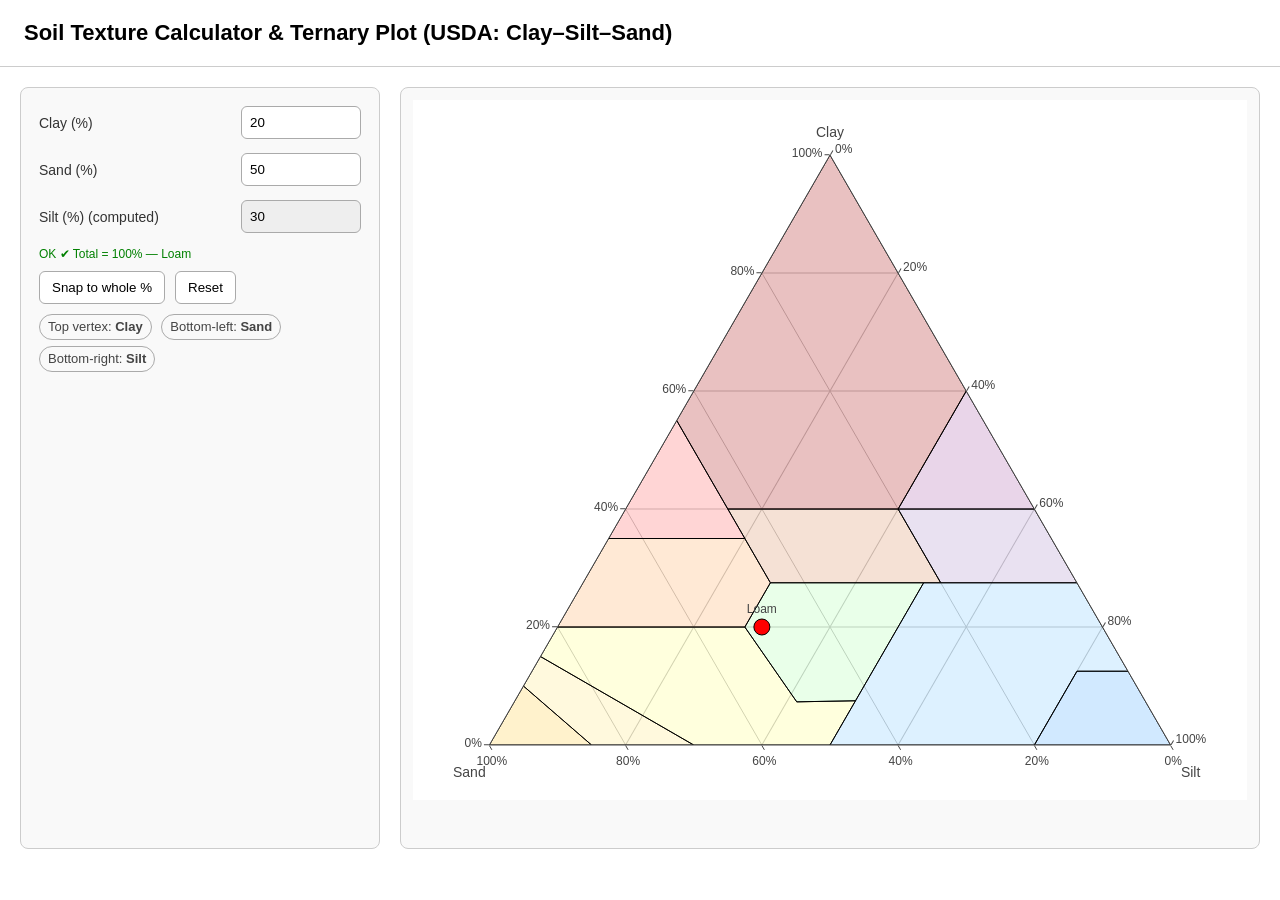
<file: index.html>
<!DOCTYPE html>
<html lang="en">
<head>
  <meta charset="UTF-8" />
  <meta name="viewport" content="width=device-width, initial-scale=1" />
  <title>Soil Texture Calculator & Triangle</title>

  <script src="https://cdn.plot.ly/plotly-2.35.2.min.js"></script>

  <style>
    body {
      margin: 0;
      font-family: Arial, sans-serif;
      background: #fff;
      color: #000;
    }

    header {
      padding: 20px 24px;
      border-bottom: 1px solid #ccc;
    }

    h1 {
      margin: 0;
      font-size: 22px;
    }

    .wrap {
      display: grid;
      grid-template-columns: 360px minmax(0, 1fr);
      gap: 20px;
      padding: 20px;
    }

    .card {
      background: #f9f9f9;
      border: 1px solid #ccc;
      border-radius: 8px;
      min-height: 760px;
    }

    .panel {
      padding: 18px;
    }

    .row {
      display: grid;
      grid-template-columns: 1fr 120px;
      gap: 12px;
      align-items: center;
      margin-bottom: 14px;
    }

    label {
      font-size: 14px;
      color: #333;
    }

    input[type="number"] {
      width: 100%;
      padding: 8px;
      box-sizing: border-box;
      border: 1px solid #aaa;
      border-radius: 6px;
      background: #fff;
      color: #000;
    }

    input[readonly] {
      background: #eee;
    }

    .help {
      margin-top: 6px;
      font-size: 12px;
      color: #555;
    }

    .good {
      color: green;
    }

    .bad {
      color: red;
    }

    .btns {
      display: flex;
      gap: 10px;
      margin-top: 10px;
    }

    button {
      padding: 8px 12px;
      border: 1px solid #aaa;
      border-radius: 6px;
      background: #fff;
      color: #000;
      cursor: pointer;
    }

    button:hover {
      background: #eee;
    }

    #chart {
      width: 100%;
      height: 700px;
    }

    .legend {
      margin-top: 10px;
      font-size: 13px;
      line-height: 1.4;
      color: #444;
    }

    .pill {
      display: inline-block;
      padding: 3px 8px;
      margin-right: 6px;
      margin-bottom: 6px;
      border: 1px solid #aaa;
      border-radius: 999px;
    }

    @media (max-width: 900px) {
      .wrap {
        grid-template-columns: 1fr;
      }

      .card {
        min-height: 0;
      }

      #chart {
        height: 600px;
      }
    }
  </style>
</head>

<body>
  <header>
    <h1>Soil Texture Calculator & Ternary Plot (USDA: Clay–Silt–Sand)</h1>
  </header>

  <div class="wrap">

    <!-- Controls -->
    <div class="card">
      <div class="panel">

        <div class="row">
          <label for="clay">Clay (%)</label>
          <input
            id="clay"
            type="number"
            min="0"
            max="100"
            step="0.1"
            value="20"
          />
        </div>

        <div class="row">
          <label for="sand">Sand (%)</label>
          <input
            id="sand"
            type="number"
            min="0"
            max="100"
            step="0.1"
            value="50"
          />
        </div>

        <div class="row">
          <label for="silt">Silt (%) (computed)</label>
          <input
            id="silt"
            type="number"
            step="0.1"
            value="30"
            readonly
          />
        </div>

        <div class="help" id="status">
          Enter clay and sand; silt is 100 − clay − sand.
        </div>

        <div class="btns">
          <button id="snap" type="button">Snap to whole %</button>
          <button id="reset" type="button">Reset</button>
        </div>

        <div class="legend">
          <div class="pill">Top vertex: <b>Clay</b></div>
          <div class="pill">Bottom-left: <b>Sand</b></div>
          <div class="pill">Bottom-right: <b>Silt</b></div>
        </div>

      </div>
    </div>

    <!-- Chart -->
    <div class="card">
      <div class="panel" style="padding: 12px 12px 0 12px;">
        <div id="chart"></div>
      </div>
    </div>

  </div>

  <script>
    function clamp(n, min, max) {
      return Math.min(Math.max(n, min), max);
    }

    function fix(n) {
      return Number.isFinite(n) ? Number(n.toFixed(2)) : 0;
    }

    const clayEl = document.getElementById("clay");
    const sandEl = document.getElementById("sand");
    const siltEl = document.getElementById("silt");
    const statusEl = document.getElementById("status");
    const chartEl = document.getElementById("chart");

    /*
      Plotly ternary-axis mapping:

        a = Clay
        b = Sand
        c = Silt

                         Clay / a = 100
                               /\
                              /  \
                             /    \
                            /      \
                           /________\
                 Sand / b = 100    Silt / c = 100
    */
    const polygons = [
      {
        class: "Sand",
        a: [0, 10, 0, 0],
        b: [100, 90, 85, 100],
        c: [0, 0, 15, 0],
        color: "rgba(255,223,128,0.4)"
      },
      {
        class: "Loamy Sand",
        a: [0, 10, 15, 0],
        b: [85, 90, 85, 70, 85],
        c: [15, 0, 0, 30, 15],
        color: "rgba(255,239,170,0.4)"
      },
      {
        class: "Sandy Loam",
        a: [0, 15, 20, 20, 7.5, 7.5, 0, 0],
        b: [70, 85, 80, 52.5, 52.5, 42.5, 50, 70],
        c: [30, 0, 0, 27.5, 42.5, 50, 50, 30],
        color: "rgba(255,255,170,0.4)"
      },
      {
        class: "Loam",
        a: [7.5, 20, 27.5, 27.5, 7.5, 7.5],
        b: [52.5, 52.5, 45, 22.5, 42.5, 52.5],
        c: [42.5, 27.5, 27.5, 50, 50, 42.5],
        color: "rgba(200,255,200,0.4)"
      },
      {
        class: "Silt Loam",
        a: [0, 27.5, 27.5, 12.5, 12.5, 0, 0],
        b: [50, 22.5, 0, 0, 7.5, 20, 50],
        c: [50, 50, 72.5, 87.5, 80, 80, 50],
        color: "rgba(170,220,255,0.4)"
      },
      {
        class: "Silt",
        a: [0, 12.5, 12.5, 0, 0],
        b: [20, 7.5, 0, 0, 20],
        c: [80, 80, 87.5, 100, 80],
        color: "rgba(140,200,255,0.4)"
      },
      {
        class: "Sandy Clay Loam",
        a: [20, 35, 35, 27.5, 20, 20],
        b: [80, 65, 45, 45, 52.5, 80],
        c: [0, 0, 20, 27.5, 27.5, 0],
        color: "rgba(255,200,150,0.4)"
      },
      {
        class: "Clay Loam",
        a: [27.5, 40, 40, 27.5, 27.5],
        b: [45, 45, 20, 20, 45],
        c: [27.5, 15, 40, 52.5, 27.5],
        color: "rgba(230,180,150,0.4)"
      },
      {
        class: "Silty Clay Loam",
        a: [27.5, 40, 40, 27.5, 27.5],
        b: [20, 20, 0, 0, 20],
        c: [52.5, 40, 60, 72.5, 52.5],
        color: "rgba(200,180,220,0.4)"
      },
      {
        class: "Sandy Clay",
        a: [35, 55, 35, 35],
        b: [65, 45, 45, 65],
        c: [0, 0, 20, 0],
        color: "rgba(255,150,150,0.4)"
      },
      {
        class: "Silty Clay",
        a: [40, 60, 40, 40],
        b: [20, 0, 0, 20],
        c: [40, 40, 60, 40],
        color: "rgba(200,150,200,0.4)"
      },
      {
        class: "Clay",
        a: [40, 55, 100, 60, 40, 40],
        b: [45, 45, 0, 0, 20, 45],
        c: [15, 0, 0, 40, 40, 15],
        color: "rgba(200,100,100,0.4)"
      }
    ];

    const polygonTraces = polygons.map((poly) => ({
      type: "scatterternary",
      mode: "lines",
      a: [...poly.a, poly.a[0]],
      b: [...poly.b, poly.b[0]],
      c: [...poly.c, poly.c[0]],
      fill: "toself",
      fillcolor: poly.color,
      line: {
        color: "black",
        width: 1
      },
      hoverinfo: "skip",
      showlegend: false
    }));

    const pointTrace = {
      type: "scatterternary",
      mode: "markers+text",
      a: [20],
      b: [50],
      c: [30],
      marker: {
        size: 16,
        color: "red",
        line: {
          color: "black",
          width: 1
        }
      },
      text: ["Loam"],
      textposition: "top center",
      hovertemplate:
        "Clay: %{a:.1f}%<br>" +
        "Sand: %{b:.1f}%<br>" +
        "Silt: %{c:.1f}%<br>" +
        "Texture Class: %{text}<extra></extra>"
    };

    const layout = {
      paper_bgcolor: "#fff",
      plot_bgcolor: "#fff",

      /*
        Disable dragging over the chart. This prevents the box-select /
        drag-to-zoom behavior while preserving hover on the red point.
      */
      dragmode: false,

      ternary: {
        sum: 100,

        aaxis: {
          title: { text: "Clay" },
          min: 0,
          ticksuffix: "%"
        },

        baxis: {
          title: { text: "Sand" },
          min: 0,
          ticksuffix: "%"
        },

        caxis: {
          title: { text: "Silt" },
          min: 0,
          ticksuffix: "%"
        }
      },

      margin: {
        l: 55,
        r: 55,
        t: 55,
        b: 55
      },

      showlegend: false
    };

    const plotConfig = {
      scrollZoom: false,
      doubleClick: false,
      displayModeBar: false,
      responsive: true
    };

    function classify(clay, sand, silt) {
      if (clay >= 40 && silt >= 40) return "Silty Clay";
      if (clay >= 35 && sand >= 45) return "Sandy Clay";
      if (clay >= 40) return "Clay";

      if (
        clay >= 27.5 &&
        clay < 40 &&
        sand >= 20 &&
        sand < 45 &&
        silt >= 15 &&
        silt < 53
      ) {
        return "Clay Loam";
      }

      if (
        clay >= 27.5 &&
        clay < 40 &&
        silt >= 40 &&
        silt < 72.5 &&
        sand < 20
      ) {
        return "Silty Clay Loam";
      }

      if (
        clay >= 20 &&
        clay < 35 &&
        sand >= 45 &&
        sand < 65 &&
        silt < 27.5
      ) {
        return "Sandy Clay Loam";
      }

      if (
        clay >= 7.5 &&
        clay < 27.5 &&
        silt >= 28 &&
        silt < 50 &&
        sand >= 22.5 &&
        sand < 52.5
      ) {
        return "Loam";
      }

      if (silt >= 80 && clay < 12) return "Silt";
      if (silt >= 50 && clay < 27) return "Silt Loam";

      if (
        sand >= 43 &&
        sand < 85 &&
        clay >= 7 &&
        clay < 20 &&
        silt >= 0 &&
        silt < 50
      ) {
        return "Sandy Loam";
      }

      if (sand >= 90 && clay < 10) return "Sand";
      if (sand >= 85 && clay < 10) return "Loamy Sand";

      return "Unclassified";
    }

    function update() {
      let clay = parseFloat(clayEl.value);
      let sand = parseFloat(sandEl.value);

      if (!Number.isFinite(clay)) clay = 0;
      if (!Number.isFinite(sand)) sand = 0;

      clay = clamp(clay, 0, 100);
      sand = clamp(sand, 0, 100);

      const silt = 100 - clay - sand;

      clayEl.value = fix(clay);
      sandEl.value = fix(sand);
      siltEl.value = fix(silt);

      if (silt < 0 || clay + sand > 100) {
        statusEl.textContent =
          "Invalid input: Clay + Sand cannot exceed 100%.";
        statusEl.className = "help bad";
        return;
      }

      const textureClass = classify(clay, sand, silt);

      statusEl.textContent =
        `OK ✔ Total = ${fix(clay + sand + silt)}% — ${textureClass}`;
      statusEl.className = "help good";

      Plotly.restyle(
        chartEl,
        {
          a: [[clay]],
          b: [[sand]],
          c: [[silt]],
          text: [[textureClass]]
        },
        [polygonTraces.length]
      );
    }

    clayEl.addEventListener("input", update);
    sandEl.addEventListener("input", update);

    document.getElementById("snap").addEventListener("click", () => {
      let clay = parseFloat(clayEl.value);
      let sand = parseFloat(sandEl.value);

      clayEl.value = Math.round(Number.isFinite(clay) ? clay : 0);
      sandEl.value = Math.round(Number.isFinite(sand) ? sand : 0);

      update();
    });

    document.getElementById("reset").addEventListener("click", () => {
      clayEl.value = 20;
      sandEl.value = 50;
      update();
    });

    Plotly.newPlot(
      chartEl,
      [...polygonTraces, pointTrace],
      layout,
      plotConfig
    ).then(update);

    window.addEventListener("resize", () => {
      Plotly.Plots.resize(chartEl);
    });
  </script>
</body>
</html>
</file>
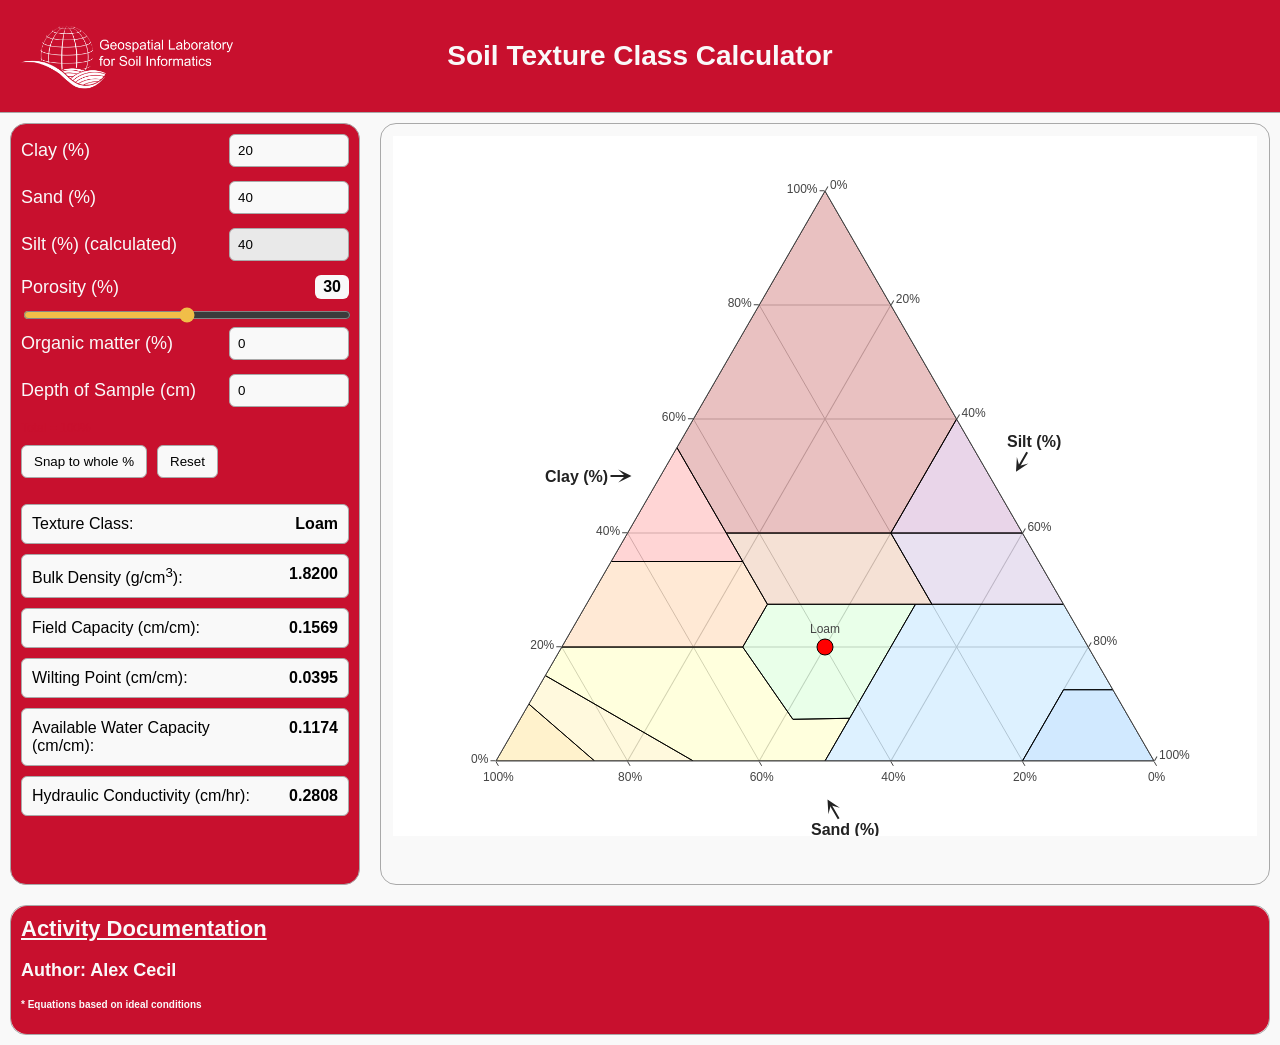
<file: docs/index.html>
<!DOCTYPE html>
<html lang="en">
<head>
  <meta charset="UTF-8" />
  <meta name="viewport" content="width=device-width, initial-scale=1" />
  <title>GLSI - Soil Texture Class Calculator</title>
  <link rel="icon" type="image/png" href="favicon.png" />
  <script src="https://cdn.plot.ly/plotly-2.35.2.min.js"></script>
  <link rel="stylesheet" href="styles.css" />
</head>
<body>
  <header>
    <a href="https://www.agron.iastate.edu/glsi/" target="_blank" class="header-logo-link">
      <img src="GLSI_Logo.png" alt="White GLSI Logo with Text" class="header-logo" />
    </a>
    <h1>Soil Texture Class Calculator</h1>
  </header>

  <main class="wrap">
    <section class="card side-panel">
      <div class="panel">
        <div class="row">
          <label for="clay">Clay (%)</label>
          <input id="clay" type="number" min="0" max="100" step="0.1" value="20" />
        </div>

        <div class="row">
          <label for="sand">Sand (%)</label>
          <input id="sand" type="number" min="0" max="100" step="0.1" value="40" />
        </div>

        <div class="row">
          <label for="silt">Silt (%) (calculated)</label>
          <input id="silt" type="number" step="0.1" value="40" readonly />
        </div>

        <div class="porosity-row">
          <div class="porosity-header">
            <label for="porosity">Porosity (%)</label>
            <output id="porosityValue" for="porosity">50</output>
          </div>

          <input
            id="porosity"
            type="range"
            min="0"
            max="60"
            step="0.1"
            value="30"
          />
        </div>

        <div class="row">
          <label for="om">Organic matter (%)</label>
          <input id="om" type="number" min="0" max="100" step="0.1" value="0" />
        </div>

        <div class="row">
          <label for="depth">Depth of Sample (cm)</label>
          <input id="surf_depth" type="number" min="0" max="1000" step="0.1" value="0" />
        </div>

        <div class="help" id="status">
          Enter clay and sand; silt is 100 − clay − sand.
        </div>

        <div class="btns">
          <button id="snap" type="button">Snap to whole %</button>
          <button id="reset" type="button">Reset</button>
        </div>

        <div class="results" aria-live="polite">
          <div class="result-row">
            <span>Texture Class:</span>
            <output id="texture">—</output>
          </div>

          <div class="result-row">
            <span>Bulk Density (g/cm<sup>3</sup>):</span>
            <output id="bd">—</output>
          </div>

          <div class="result-row">
            <span>Field Capacity (cm/cm):</span>
            <output id="fieldcap">—</output>
          </div>
          
          <div class="result-row">
            <span>Wilting Point (cm/cm):</span>
            <output id="wilting">—</output>
          </div>

          <div class="result-row">
            <span>Available Water Capacity (cm/cm):</span>
            <output id="awc">—</output>
          </div>

          <div class="result-row">
            <span>Hydraulic Conductivity (cm/hr):</span>
            <output id="HC">—</output>
          </div>

        </div>
      </div>
    </section>

    <section class="card">
      <div class="panel chart-panel">
        <div id="chart"></div>
      </div>
    </section>


    <section class="card credit-card">
      <div class="panel credit-panel">
        <h2>
          <a href="documentation.html"
            target="_blank"
            rel="noopener noreferrer">
            Activity Documentation
          </a>
        </h2>
        <h3>Author: Alex Cecil</h3>
        <h4>* Equations based on ideal conditions</h4>
      </div>
    </section>
  </main>

  <script src="js/script.js"></script>
</body>
</html>
</file>
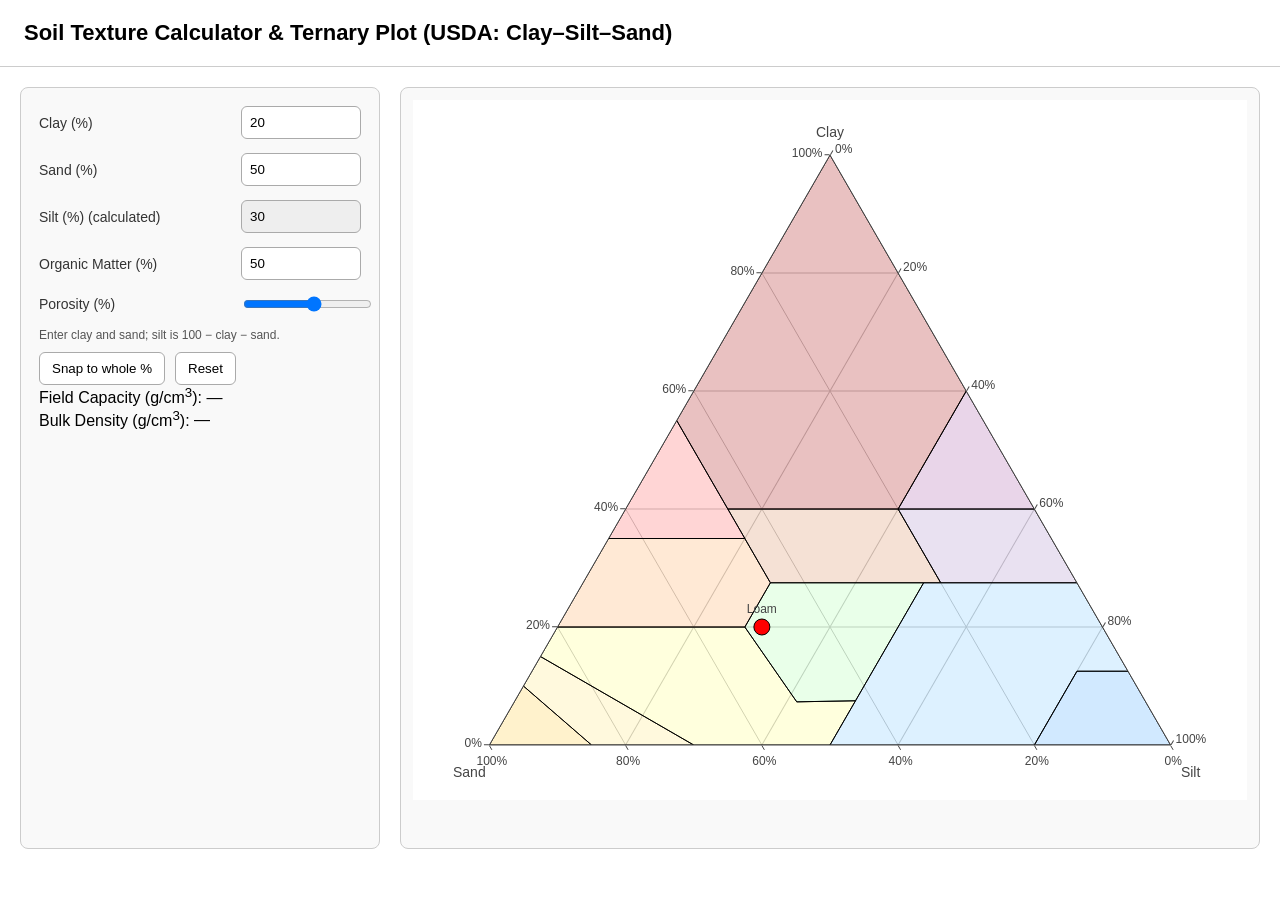
<file: docs/index_1.html>
<!DOCTYPE html>
<html lang="en">
<head>
  <meta charset="UTF-8" />
  <meta name="viewport" content="width=device-width, initial-scale=1" />
  <title>Soil Texture Calculator & Triangle</title>

  <script src="https://cdn.plot.ly/plotly-2.35.2.min.js"></script>

  <style>
    body {
      margin: 0;
      font-family: Arial, sans-serif;
      background: #fff;
      color: #000;
    }

    header {
      padding: 20px 24px;
      border-bottom: 1px solid #ccc;
    }

    h1 {
      margin: 0;
      font-size: 22px;
    }

    .wrap {
      display: grid;
      grid-template-columns: 360px minmax(0, 1fr);
      gap: 20px;
      padding: 20px;
    }

    .card {
      background: #f9f9f9;
      border: 1px solid #ccc;
      border-radius: 8px;
      min-height: 760px;
    }

    .panel {
      padding: 18px;
    }

    .row {
      display: grid;
      grid-template-columns: 1fr 120px;
      gap: 12px;
      align-items: center;
      margin-bottom: 14px;
    }

    label {
      font-size: 14px;
      color: #333;
    }

    input[type="number"] {
      width: 100%;
      padding: 8px;
      box-sizing: border-box;
      border: 1px solid #aaa;
      border-radius: 6px;
      background: #fff;
      color: #000;
    }

    input[readonly] {
      background: #eee;
    }

    .help {
      margin-top: 6px;
      font-size: 12px;
      color: #555;
    }

    .good {
      color: green;
    }

    .bad {
      color: red;
    }

    .btns {
      display: flex;
      gap: 10px;
      margin-top: 10px;
    }

    button {
      padding: 8px 12px;
      border: 1px solid #aaa;
      border-radius: 6px;
      background: #fff;
      color: #000;
      cursor: pointer;
    }

    button:hover {
      background: #eee;
    }

    #chart {
      width: 100%;
      height: 700px;
    }

    .legend {
      margin-top: 10px;
      font-size: 13px;
      line-height: 1.4;
      color: #444;
    }

    .pill {
      display: inline-block;
      padding: 3px 8px;
      margin-right: 6px;
      margin-bottom: 6px;
      border: 1px solid #aaa;
      border-radius: 999px;
    }

    @media (max-width: 900px) {
      .wrap {
        grid-template-columns: 1fr;
      }

      .card {
        min-height: 0;
      }

      #chart {
        height: 600px;
      }
    }


    .slider-control {
      display: flex;
      align-items: center;
      gap: 0.75rem;
    }

    .slider-control input[type="range"] {
      flex: 1;
    }

    .slider-control output {
      min-width: 3.5rem;
      text-align: right;
    }

  </style>
</head>

<body>
  <header>
    <h1>Soil Texture Calculator & Ternary Plot (USDA: Clay–Silt–Sand)</h1>
  </header>

  <div class="wrap">

    <!-- Controls -->
    <div class="card">
      <div class="panel">

        <div class="row">
          <label for="clay">Clay (%)</label>
          <input
            id="clay"
            type="number"
            min="0"
            max="100"
            step="0.1"
            value="20"
          />
        </div>

        <div class="row">
          <label for="sand">Sand (%)</label>
          <input
            id="sand"
            type="number"
            min="0"
            max="100"
            step="0.1"
            value="50"
          />
        </div>

        <div class="row">
          <label for="silt">Silt (%) (calculated)</label>
          <input
            id="silt"
            type="number"
            step="0.1"
            value="30"
            readonly
          />
        </div>

        <div class="row">
          <label for="Organic Matter">Organic Matter (%)</label>
          <input
            id="sand"
            type="number"
            min="0"
            max="100"
            step="0.1"
            value="50"
          />
        </div>


        <div class="row">
          <label for="porosity">Porosity (%)</label>

          <div class="slider-control">
            <input
              id="porosity"
              type="range"
              min="0"
              max="90"
              step="0.1"
              value="50"
            />
            <output id="porosityValue" for="porosity">50</output>
          </div>
        </div>

        <div class="help" id="status">
          Enter clay and sand; silt is 100 − clay − sand.
        </div>


        <div class="btns">
          <button id="snap" type="button">Snap to whole %</button>
          <button id="reset" type="button">Reset</button>
        </div>

        <!-- <div class="legend">
          <div class="pill">Top vertex: <b>Clay</b></div>
          <div class="pill">Bottom-left: <b>Sand</b></div>
          <div class="pill">Bottom-right: <b>Silt</b></div>
        </div> -->
        
        <div class="result-row">
          <span>Field Capacity (g/cm<sup>3</sup>):   </span>
          <output id="fieldcap">—</output>
        </div>

        <div class="result-row">
          <span>Bulk Density (g/cm<sup>3</sup>):   </span>
          <output id="bd">—</output>
        </div>

      </div>
    </div>

    <!-- Chart -->
    <div class="card">
      <div class="panel" style="padding: 12px 12px 0 12px;">
        <div id="chart"></div>
      </div>
    </div>

  </div>

  <script>
    function clamp(n, min, max) {
      return Math.min(Math.max(n, min), max);
    }

    function fix(n) {
      return Number.isFinite(n) ? Number(n.toFixed(2)) : 0;
    }

    const clayEl = document.getElementById("clay");
    const sandEl = document.getElementById("sand");
    const siltEl = document.getElementById("silt");
    const OMEL = document.getElementById("om");
    const statusEl = document.getElementById("status");
    const chartEl = document.getElementById("chart");
    const bulk_denEL = document.getElementById("bd");
    const field_capEL = document.getElementById("fieldcap");

    const porosity = document.getElementById("porosity");
    const porosityValue = document.getElementById("porosityValue");

    porosity.addEventListener("input", () => {
      porosityValue.textContent = porosity.value;
    });



    /*
      Plotly ternary-axis mapping:

        a = Clay
        b = Sand
        c = Silt

                         Clay / a = 100
                               /\
                              /  \
                             /    \
                            /      \
                           /________\
                 Sand / b = 100    Silt / c = 100
    */
    const polygons = [
      {
        class: "Sand",
        a: [0, 10, 0, 0],
        b: [100, 90, 85, 100],
        c: [0, 0, 15, 0],
        color: "rgba(255,223,128,0.4)"
      },
      {
        class: "Loamy Sand",
        a: [0, 10, 15, 0],
        b: [85, 90, 85, 70, 85],
        c: [15, 0, 0, 30, 15],
        color: "rgba(255,239,170,0.4)"
      },
      {
        class: "Sandy Loam",
        a: [0, 15, 20, 20, 7.5, 7.5, 0, 0],
        b: [70, 85, 80, 52.5, 52.5, 42.5, 50, 70],
        c: [30, 0, 0, 27.5, 42.5, 50, 50, 30],
        color: "rgba(255,255,170,0.4)"
      },
      {
        class: "Loam",
        a: [7.5, 20, 27.5, 27.5, 7.5, 7.5],
        b: [52.5, 52.5, 45, 22.5, 42.5, 52.5],
        c: [42.5, 27.5, 27.5, 50, 50, 42.5],
        color: "rgba(200,255,200,0.4)"
      },
      {
        class: "Silt Loam",
        a: [0, 27.5, 27.5, 12.5, 12.5, 0, 0],
        b: [50, 22.5, 0, 0, 7.5, 20, 50],
        c: [50, 50, 72.5, 87.5, 80, 80, 50],
        color: "rgba(170,220,255,0.4)"
      },
      {
        class: "Silt",
        a: [0, 12.5, 12.5, 0, 0],
        b: [20, 7.5, 0, 0, 20],
        c: [80, 80, 87.5, 100, 80],
        color: "rgba(140,200,255,0.4)"
      },
      {
        class: "Sandy Clay Loam",
        a: [20, 35, 35, 27.5, 20, 20],
        b: [80, 65, 45, 45, 52.5, 80],
        c: [0, 0, 20, 27.5, 27.5, 0],
        color: "rgba(255,200,150,0.4)"
      },
      {
        class: "Clay Loam",
        a: [27.5, 40, 40, 27.5, 27.5],
        b: [45, 45, 20, 20, 45],
        c: [27.5, 15, 40, 52.5, 27.5],
        color: "rgba(230,180,150,0.4)"
      },
      {
        class: "Silty Clay Loam",
        a: [27.5, 40, 40, 27.5, 27.5],
        b: [20, 20, 0, 0, 20],
        c: [52.5, 40, 60, 72.5, 52.5],
        color: "rgba(200,180,220,0.4)"
      },
      {
        class: "Sandy Clay",
        a: [35, 55, 35, 35],
        b: [65, 45, 45, 65],
        c: [0, 0, 20, 0],
        color: "rgba(255,150,150,0.4)"
      },
      {
        class: "Silty Clay",
        a: [40, 60, 40, 40],
        b: [20, 0, 0, 20],
        c: [40, 40, 60, 40],
        color: "rgba(200,150,200,0.4)"
      },
      {
        class: "Clay",
        a: [40, 55, 100, 60, 40, 40],
        b: [45, 45, 0, 0, 20, 45],
        c: [15, 0, 0, 40, 40, 15],
        color: "rgba(200,100,100,0.4)"
      }
    ];

    const polygonTraces = polygons.map((poly) => ({
      type: "scatterternary",
      mode: "lines",
      a: [...poly.a, poly.a[0]],
      b: [...poly.b, poly.b[0]],
      c: [...poly.c, poly.c[0]],
      fill: "toself",
      fillcolor: poly.color,
      line: {
        color: "black",
        width: 1
      },
      hoverinfo: "skip",
      showlegend: false
    }));

    const pointTrace = {
      type: "scatterternary",
      mode: "markers+text",
      a: [20],
      b: [50],
      c: [30],
      marker: {
        size: 16,
        color: "red",
        line: {
          color: "black",
          width: 1
        }
      },
      text: ["Loam"],
      textposition: "top center",
      hovertemplate:
        "Clay: %{a:.1f}%<br>" +
        "Sand: %{b:.1f}%<br>" +
        "Silt: %{c:.1f}%<br>" +
        "Texture Class: %{text}<extra></extra>"
    };

    const layout = {
      paper_bgcolor: "#fff",
      plot_bgcolor: "#fff",

      /*
        Disable dragging over the chart. This prevents the box-select /
        drag-to-zoom behavior while preserving hover on the red point.
      */
      dragmode: false,

      ternary: {
        sum: 100,

        aaxis: {
          title: { text: "Clay" },
          min: 0,
          ticksuffix: "%"
        },

        baxis: {
          title: { text: "Sand" },
          min: 0,
          ticksuffix: "%"
        },

        caxis: {
          title: { text: "Silt" },
          min: 0,
          ticksuffix: "%"
        }
      },

      margin: {
        l: 55,
        r: 55,
        t: 55,
        b: 55
      },

      showlegend: false
    };

    const plotConfig = {
      scrollZoom: false,
      doubleClick: false,
      displayModeBar: false,
      responsive: true
    };

    function classify(clay, sand, silt) {
      if (clay >= 40 && silt >= 40) return "Silty Clay";
      if (clay >= 35 && sand >= 45) return "Sandy Clay";
      if (clay >= 40) return "Clay";

      if (
        clay >= 27.5 &&
        clay < 40 &&
        sand >= 20 &&
        sand < 45 &&
        silt >= 15 &&
        silt < 53
      ) {
        return "Clay Loam";
      }

      if (
        clay >= 27.5 &&
        clay < 40 &&
        silt >= 40 &&
        silt < 72.5 &&
        sand < 20
      ) {
        return "Silty Clay Loam";
      }

      if (
        clay >= 20 &&
        clay < 35 &&
        sand >= 45 &&
        sand < 65 &&
        silt < 27.5
      ) {
        return "Sandy Clay Loam";
      }

      if (
        clay >= 7.5 &&
        clay < 27.5 &&
        silt >= 28 &&
        silt < 50 &&
        sand >= 22.5 &&
        sand < 52.5
      ) {
        return "Loam";
      }

      if (silt >= 80 && clay < 12) return "Silt";
      if (silt >= 50 && clay < 27) return "Silt Loam";

      if (
        sand >= 43 &&
        sand < 85 &&
        clay >= 7 &&
        clay < 20 &&
        silt >= 0 &&
        silt < 50
      ) {
        return "Sandy Loam";
      }

      if (sand >= 90 && clay < 10) return "Sand";
      if (sand >= 85 && clay < 10) return "Loamy Sand";

      return "Unclassified";
    }

    function update() {
      let clay = parseFloat(clayEl.value);
      let sand = parseFloat(sandEl.value);

      if (!Number.isFinite(clay)) clay = 0;
      if (!Number.isFinite(sand)) sand = 0;

      clay = clamp(clay, 0, 100);
      sand = clamp(sand, 0, 100);

      const silt = 100 - clay - sand;
      
      const bclay = clay/(100 + organic_matter);
      const bsand = sand/(100 + organic_matter);
      const bsilt = silt/(100 + organic_matter);

      const bulkden = (porosity/100)(((bclay)*(2.4)) + (((bsilt)+(bsand))*(2.65)) + ((organic_matter/100)*(1.4))); 

      const field_cap = ((sand/100)*1.65) + ((silt/100)*1.5) + ((clay/100)*1.35);


      clayEl.value = fix(clay);
      sandEl.value = fix(sand);
      siltEl.value = fix(silt);
      bulk_denEL.value = fix(bulkden)
      field_capEL.value = fix(field_cap);
      OMEL.value = fix(organic_matter);

      if (silt < 0 || clay + sand > 100) {
        statusEl.textContent =
          "Invalid input: Clay + Sand cannot exceed 100%.";
        statusEl.className = "help bad";
        return;
      }

      const textureClass = classify(clay, sand, silt);

      statusEl.textContent =
        `OK ✔ Total = ${fix(clay + sand + silt)}% — ${textureClass}`;
      statusEl.className = "help good";

      Plotly.restyle(
        chartEl,
        {
          a: [[clay]],
          b: [[sand]],
          c: [[silt]],
          text: [[textureClass]]
        },
        [polygonTraces.length]
      );
    }

    clayEl.addEventListener("input", update);
    sandEl.addEventListener("input", update);

    document.getElementById("snap").addEventListener("click", () => {
      let clay = parseFloat(clayEl.value);
      let sand = parseFloat(sandEl.value);

      clayEl.value = Math.round(Number.isFinite(clay) ? clay : 0);
      sandEl.value = Math.round(Number.isFinite(sand) ? sand : 0);

      update();
    });

    document.getElementById("reset").addEventListener("click", () => {
      clayEl.value = 20;
      sandEl.value = 50;
      update();
    });

    Plotly.newPlot(
      chartEl,
      [...polygonTraces, pointTrace],
      layout,
      plotConfig
    ).then(update);

    window.addEventListener("resize", () => {
      Plotly.Plots.resize(chartEl);
    });
  </script>
</body>
</html>
</file>
<file: docs/styles.css>
:root{
  --header_size: 72px;
  --card_rad: 16px;
  --small_rad: 6px;
  --cardinal_red:#c8102e;
  --cyclone_gold:#f1be48;
  --page_white:#f9f9f9;
  --input_box_white:#e9e9e9;
  --page_black:#000000;
  --page_grey:#333333;
  --page_item_border:solid#a9a9a9;
  --card_padding:10px;
  --page_brown:#9b945f;
  --page_dark_brown:#524727;
}

body {
  margin: 0;
  font-family: Arial, sans-serif;
  background:var(--page_white);
  color:var(--page_black);
}

header {
  display: flex;
  align-items: center;
  justify-content: center;
  min-height: var(--header_size); 
  height: auto;
  gap: 12px;
  padding: 20px 24px;
  border-bottom: 1px var(--page_item_border);
  background:var(--cardinal_red);
  position: relative;
}

.header-logo-link {
  position: absolute;
  left: 15px;
  height: var(--header_size);
  display: block;
}

.header-logo {
  height: 100%;
  width: auto;
  object-fit: contain;
  display: block;
}

header h1 {
  margin: 0;
  color:var(--page_white);
  font-size: 28px;
  text-align: center;
}

@media (max-width: 650px) {
  header {
    flex-direction: column;
    gap: 10px;
    padding: 14px 20px;
  }

  .header-logo-link {
    position: static;
    transform: none;
    height: 54px;
  }

  header h1 {
    font-size: 24px;
  }
}

.wrap {
  display: grid;
  grid-template-columns: 350px minmax(0, 1fr);
  gap: 20px;
  padding: var(--card_padding);
}

.card {
  min-height: 760px;
  background:var(--page_white);
  border: 1px var(--page_item_border);
  border-radius: var(--card_rad);
}

.side-panel {
  background-color: var(--cardinal_red);
}

.side-panel label{
  margin: 0;
  color:var(--page_white);
  font-size: 18px;
}

.credit-card {
  grid-column: 1 / -1;
  min-height: 0;
}

.credit-panel {
  background:var(--cardinal_red);
  padding: var(--card_padding);
  border-radius: var(--card_rad);
}

.credit-panel h2 {
  margin-top: 0;
  color:var(--page_white);
  font-size: 22px;
}

.credit-panel h3 {
  margin-top: 0;
  color:var(--page_white);
  font-size: 18px;
}

.credit-panel h4 {
  margin-top: 0;
  color:var(--page_white);
  font-size: 10px;
}

.credit-panel p {
  margin-top: 0;
  color:var(--page_white);
  font-size: 14px;
}

.panel {
  padding: var(--card_padding);
}

.chart-panel {
  padding: 12px 12px 0;
}

.row {
  display: grid;
  grid-template-columns: 1fr 120px;
  gap: 12px;
  align-items: center;
  margin-bottom: 14px;
}

label {
  font-size: 14px;
  color:var(--page_grey);
}

input[type="number"] {
  width: 100%;
  box-sizing: border-box;
  padding: 8px;
  border: 1px var(--page_item_border);
  border-radius: var(--small_rad);
  background:var(--page_white);
  color:var(--page_black);
}

input[readonly] {
  background:var(--input_box_white);
}

.help {
  margin-top: 6px;
  font-size: 12px;
  color:var(--page_grey);
}

.good {
  color:var(--cardinal_red);
}

.bad {
  color:var(--page_white);
}

.btns {
  display: flex;
  gap: 10px;
  margin-top: 10px;
}

button {
  padding: 8px 12px;
  border: 1px var(--page_item_border);
  border-radius: var(--small_rad);
  background:var(--page_white);
  color:var(--page_black);
  cursor: pointer;
}

button:hover {
  background:var(--input_box_white);
}

.slider-control {
  display: flex;
  align-items: center;
  gap: 0.75rem;
}

.slider-control input[type="range"] {
  flex: 1;
}

.slider-control output {
  min-width: 3.5rem;
  text-align: right;
}

.results {
  display: grid;
  gap: 10px;
  margin-top: 26px;
}

.result-row {
  display: flex;
  justify-content: space-between;
  gap: 16px;
  padding: 10px;
  border: 1px var(--page_item_border);
  border-radius: var(--small_rad);
  background:var(--page_white);
}

.result-row output {
  font-variant-numeric: tabular-nums;
  font-weight: 700;
}

#chart {
  width: 100%;
  height: 700px;
}


.porosity-row {
  margin-top: 14px;
}

.porosity-header {
  display: flex;
  justify-content: space-between;
  align-items: center;
  margin-bottom: 6px;
}

.porosity-header label {
  color:var(--page_white);
}

#porosityValue {
  color:var(--page_black);
  background-color:var(--page_white);
  padding: 3px 8px;
  border-radius: var(--small_rad);
  font-weight: 700;
  font-variant-numeric: tabular-nums;
}

#porosity {
  width: 100%;
  accent-color:var(--cyclone_gold);
}

@media (max-width: 900px) {
  .wrap {
    grid-template-columns: 1fr;
  }

  .card {
    min-height: 0;
  }

  #chart {
    height: 600px;
  }
}

h2 a {
  color: inherit;
}


.section-text {
  color: #000000;
}
.section-text h2,
.section-text h3,
.section-text p {
  margin-bottom: .75em;
}
.section-text ul {
  margin-left: 1.5em;    /* indent */
  list-style: disc;
  color: #000000;           /* or whatever text color you’re using */
}
</file>
